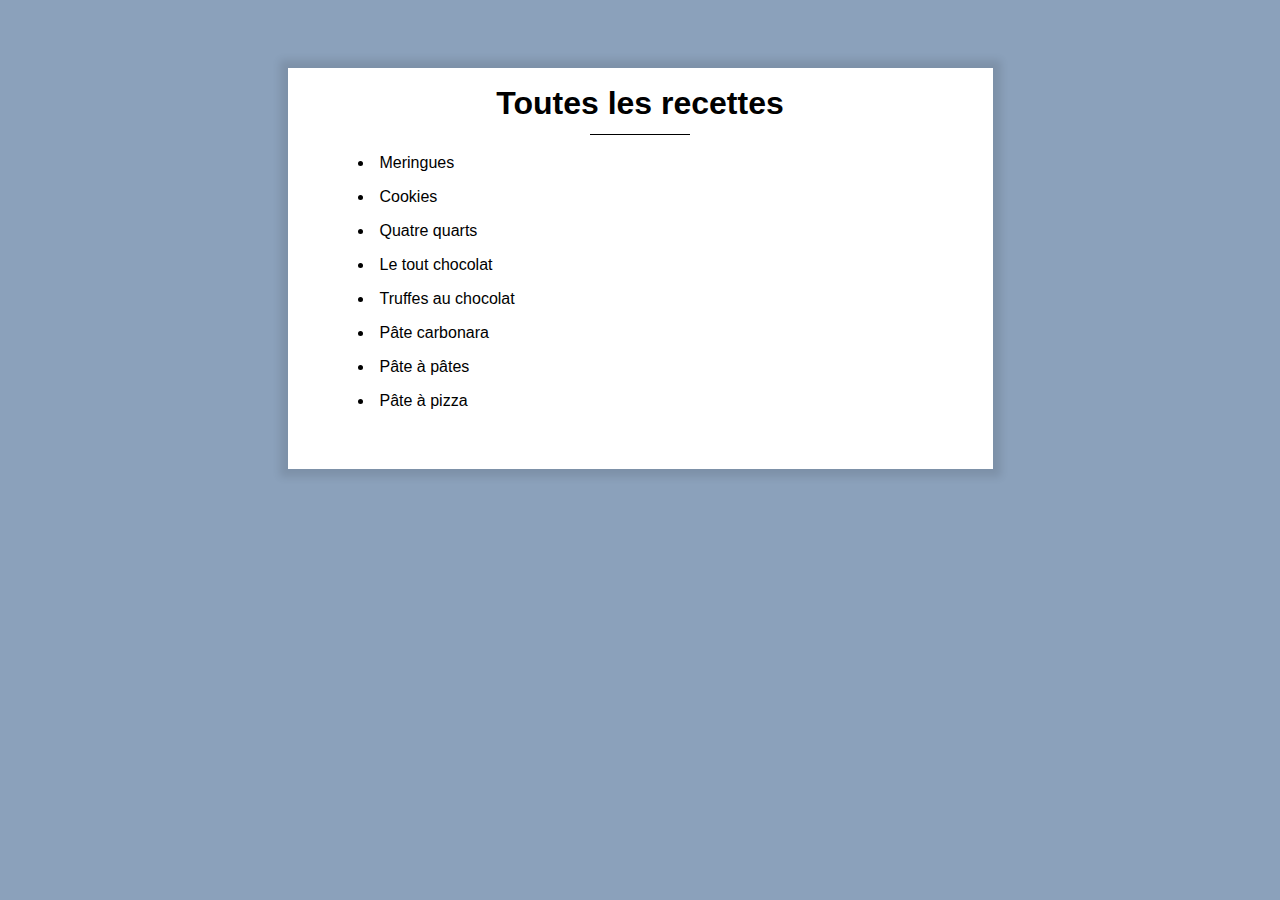
<file: index.html>
<!DOCTYPE html>
<html lang="fr">
<head>
	<meta charset="utf-8"/>
	<link rel="stylesheet" type="text/css" href="style.css">
	<meta name="viewport" content="width=device-width, initial-scale=1.0">
	<title>Gâteau au chocolat</title>
</head>
<body>

	<div class="contenu">

		<h1>Toutes les recettes</h1>

		<div class="separateur"></div>


		<ul>
			<li><a href="meringues/index.html">Meringues</a></li>
			<li><a href="cookies/index.html">Cookies</a></li>
			<li><a href="quatre_quarts/index.html">Quatre quarts</a></li>
			<li><a href="toutchocolat/index.html">Le tout chocolat</a></li>
			<li><a href="truffes/index.html">Truffes au chocolat</a></li>
			<li><a href="carbonara/index.html">Pâte carbonara</a></li>
			<li><a href="pate_a_pates/index.html">Pâte à pâtes</a></li>
			<li><a href="pizza/index.html">Pâte à pizza</a></li>
		</ul>
	</div>

	
</body>
</html>
</file>
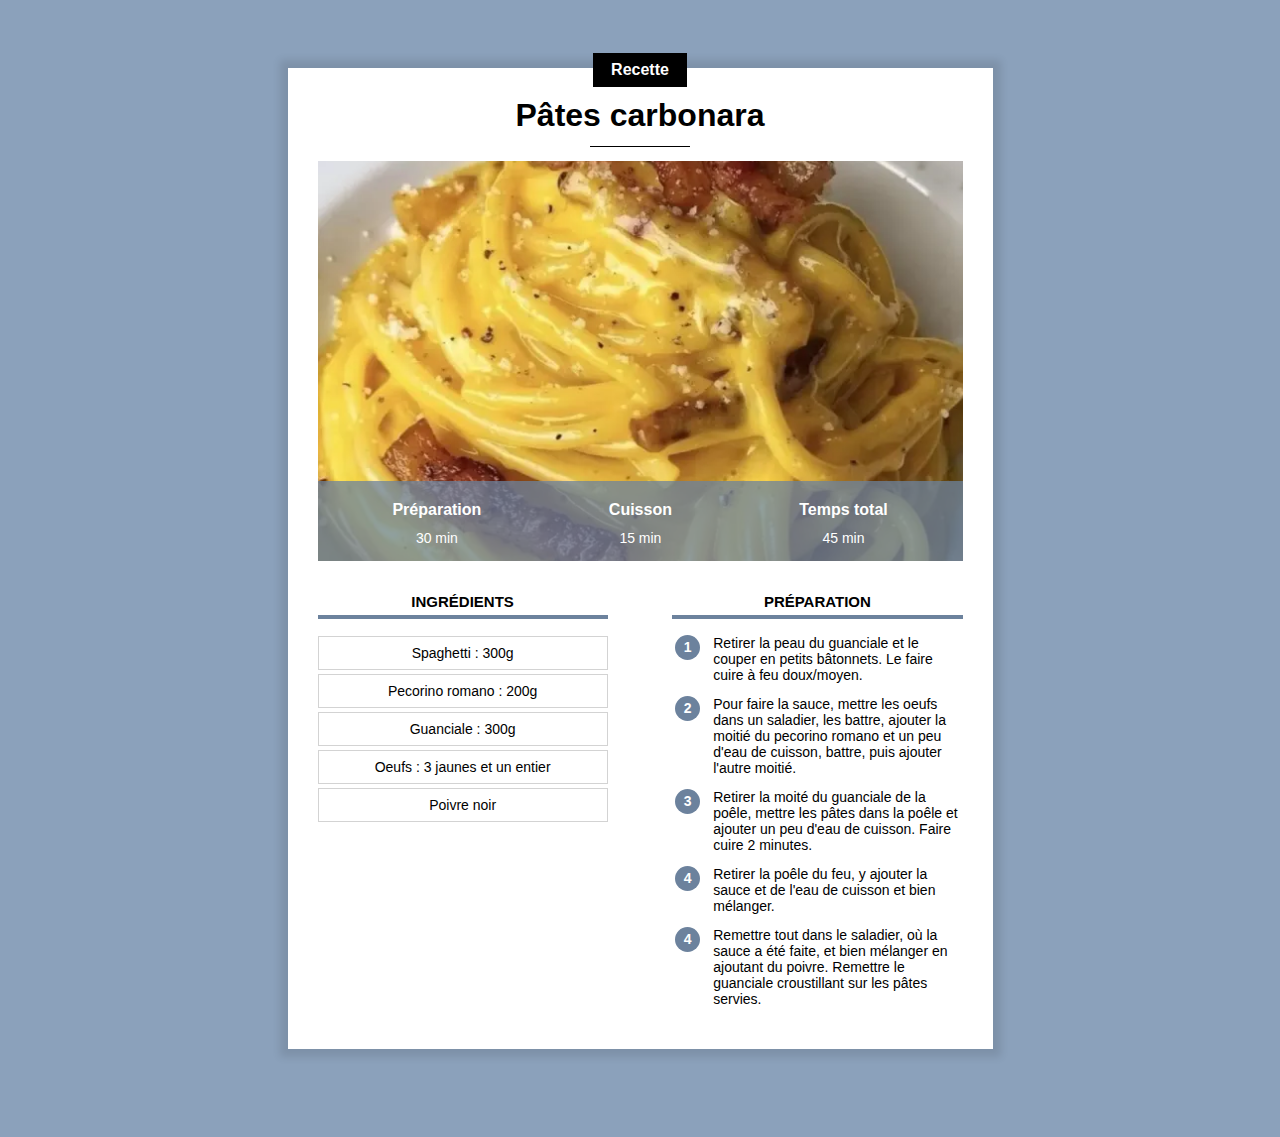
<file: carbonara/index.html>
<!DOCTYPE html>
<html lang="fr">
<head>
	<meta charset="utf-8"/>
	<link rel="stylesheet" type="text/css" href="style.css">
	<meta name="viewport" content="width=device-width, initial-scale=1.0">
	<title>Pâtes carbonara</title>
</head>
<body>

	
	<div class="contenu">


		<div class="centre categorie">
			<p class="categorie">Recette</p>
		</div>


		<h1>Pâtes carbonara</h1>


		<div class="separateur"></div>


			<div class="info">
				<img class="centre info" src="image.jpg" style="display: block;">

				<table class="info">
					<tr>
						<th>Préparation</th>
						<th>Cuisson</th>
						<th>Temps total</th>
					</tr>

					<tr>
						<td>30 min</td>
						<td>15 min</td>
						<td>45 min</td>
					</tr>


				</table>
			</div>

		<div>
			<div class="col1 colonne">


				<h2>Ingrédients</h2>

				<div class="ingredients">
					<p>Spaghetti : 300g</p>
					<p>Pecorino romano : 200g</p>
					<p>Guanciale : 300g</p>
					<p>Oeufs : 3 jaunes et un entier</p>
					<p>Poivre noir</p>
				</div>
			</div>

			<div class="col2 colonne">
				<h2>Préparation</h2>

				<table class="preparation"> 
					<tr>
						<td><p class="numero">1</p></td>
						<td class="etappe">Retirer la peau du guanciale et le couper en petits bâtonnets. Le faire cuire à feu doux/moyen.</td>
					</tr>

					<tr>
						<td> <p class="numero">2</p></td>
						<td class="etappe">Pour faire la sauce, mettre les oeufs dans un saladier, les battre, ajouter la moitié du pecorino romano et un peu d'eau de cuisson, battre, puis ajouter l'autre moitié.</td>
					</tr>

					<tr>
						<td><p class="numero">3</p></td>
						<td class="etappe">Retirer la moité du guanciale de la poêle, mettre les pâtes dans la poêle et ajouter un peu d'eau de cuisson. Faire cuire 2 minutes.</td>
					</tr>

					<tr>
						<td><p class="numero">4</p></td>
						<td class="etappe">Retirer la poêle du feu, y ajouter la sauce et de l'eau de cuisson et bien mélanger.</td>
					</tr>

					<tr>
						<td><p class="numero">4</p></td>
						<td class="etappe">Remettre tout dans le saladier, où la sauce a été faite, et bien mélanger en ajoutant du poivre. Remettre le guanciale croustillant sur les pâtes servies.</td>
					</tr>

				</table>
			</div>
		</div>
	</div>
</body>
</html>
</file>
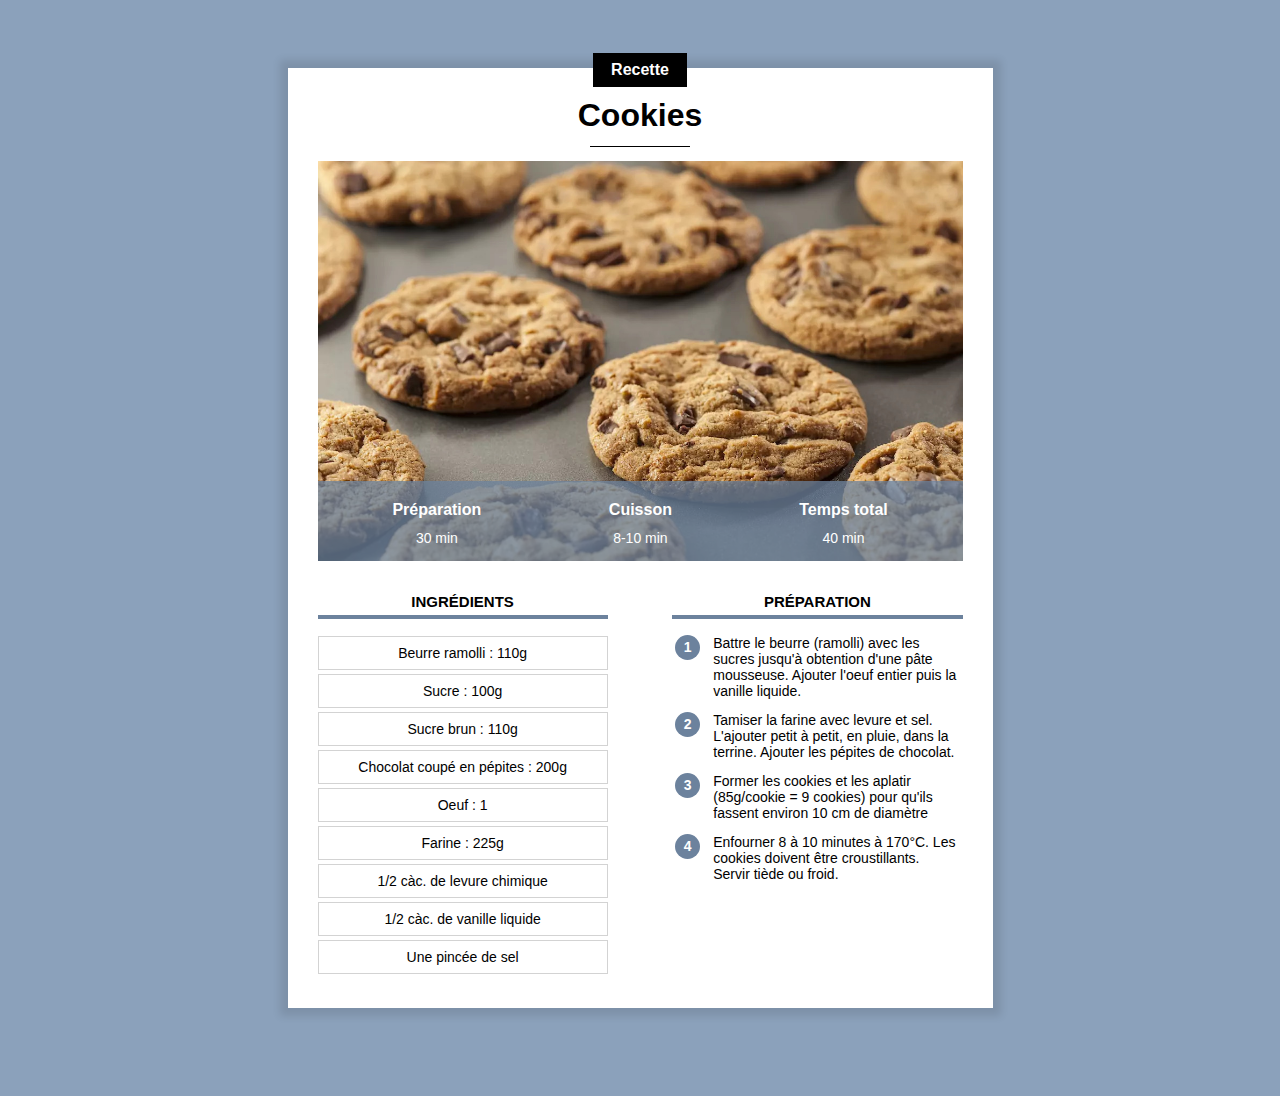
<file: cookies/index.html>
<!DOCTYPE html>
<html lang="fr">
<head>
	<meta charset="utf-8"/>
	<link rel="stylesheet" type="text/css" href="style.css">
	<meta name="viewport" content="width=device-width, initial-scale=1.0">
	<title>Cookies</title>
</head>
<body>

	
	<div class="contenu">


		<div class="centre categorie">
			<p class="categorie">Recette</p>
		</div>


		<h1>Cookies</h1>


		<div class="separateur"></div>


			<div class="info">
				<img class="centre info" src="image.jpg" style="display: block;">

				<table class="info">
					<tr>
						<th>Préparation</th>
						<th>Cuisson</th>
						<th>Temps total</th>
					</tr>

					<tr>
						<td>30 min</td>
						<td>8-10 min</td>
						<td>40 min</td>
					</tr>


				</table>
			</div>

		<div>
			<div class="col1 colonne">


				<h2>Ingrédients</h2>

				<div class="ingredients">
					<p>Beurre ramolli : 110g</p>
					<p>Sucre : 100g</p>
					<p>Sucre brun : 110g</p>
					<p>Chocolat coupé en pépites : 200g</p>
					<p>Oeuf : 1</p>
                    <p>Farine : 225g</p>
                    <p>1/2 càc. de levure chimique</p>
                    <p>1/2 càc. de vanille liquide</p>
                    <p>Une pincée de sel</p>
				</div>
			</div>

			<div class="col2 colonne">
				<h2>Préparation</h2>

				<table class="preparation"> 
					<tr>
						<td><p class="numero">1</p></td>
						<td class="etappe">Battre le beurre (ramolli) avec les sucres jusqu'à obtention d'une pâte mousseuse. Ajouter l'oeuf entier puis la vanille liquide.</td>
					</tr>

					<tr>
						<td> <p class="numero">2</p></td>
						<td class="etappe">Tamiser la farine avec levure et sel. L'ajouter petit à petit, en pluie, dans la terrine. Ajouter les pépites de chocolat.</td>
					</tr>

					<tr>
						<td><p class="numero">3</p></td>
						<td class="etappe">Former les cookies et les aplatir (85g/cookie = 9 cookies) pour qu'ils fassent environ 10 cm de diamètre</td>
					</tr>

					<tr>
						<td><p class="numero">4</p></td>
						<td class="etappe">Enfourner 8 à 10 minutes à 170°C. Les cookies doivent être croustillants. Servir tiède ou froid.</td>
					</tr>

				</table>
			</div>
		</div>
	</div>
</body>
</html>
</file>
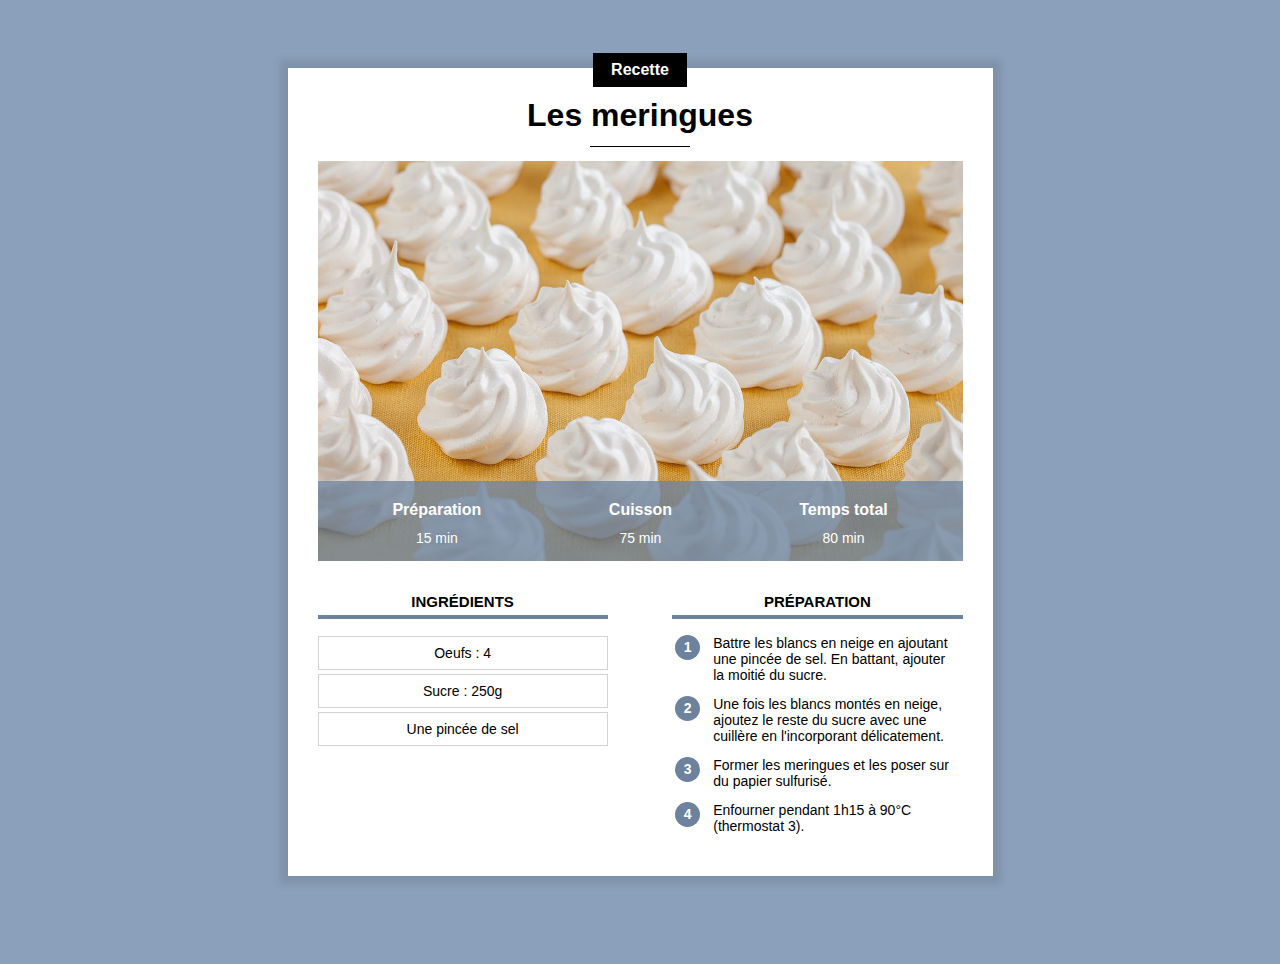
<file: meringues/index.html>
<!DOCTYPE html>
<html lang="fr">
<head>
	<meta charset="utf-8"/>
	<link rel="stylesheet" type="text/css" href="style.css">
	<meta name="viewport" content="width=device-width, initial-scale=1.0">
	<title>Meringues</title>
</head>
<body>

	
	<div class="contenu">


		<div class="centre categorie">
			<p class="categorie">Recette</p>
		</div>


		<h1>Les meringues</h1>


		<div class="separateur"></div>


			<div class="info">
				<img class="centre info" src="image.jpg" style="display: block;">

				<table class="info">
					<tr>
						<th>Préparation</th>
						<th>Cuisson</th>
						<th>Temps total</th>
					</tr>

					<tr>
						<td>15 min</td>
						<td>75 min</td>
						<td>80 min</td>
					</tr>


				</table>
			</div>

		<div>
			<div class="col1 colonne">


				<h2>Ingrédients</h2>

				<div class="ingredients">
					<p>Oeufs : 4</p>
					<p>Sucre : 250g</p>
					<p>Une pincée de sel</p>
				</div>
			</div>

			<div class="col2 colonne">
				<h2>Préparation</h2>

				<table class="preparation"> 
					<tr>
						<td><p class="numero">1</p></td>
						<td class="etappe">Battre les blancs en neige en ajoutant une pincée de sel. En battant, ajouter la moitié du sucre.</td>
					</tr>

					<tr>
						<td> <p class="numero">2</p></td>
						<td class="etappe">Une fois les blancs montés en neige, ajoutez le reste du sucre avec une cuillère en l'incorporant délicatement.</td>
					</tr>

					<tr>
						<td><p class="numero">3</p></td>
						<td class="etappe">Former les meringues et les poser sur du papier sulfurisé.</td>
					</tr>

					<tr>
						<td><p class="numero">4</p></td>
						<td class="etappe">Enfourner pendant 1h15 à 90°C (thermostat 3). </td>
					</tr>

				</table>
			</div>
		</div>
	</div>
</body>
</html>
</file>
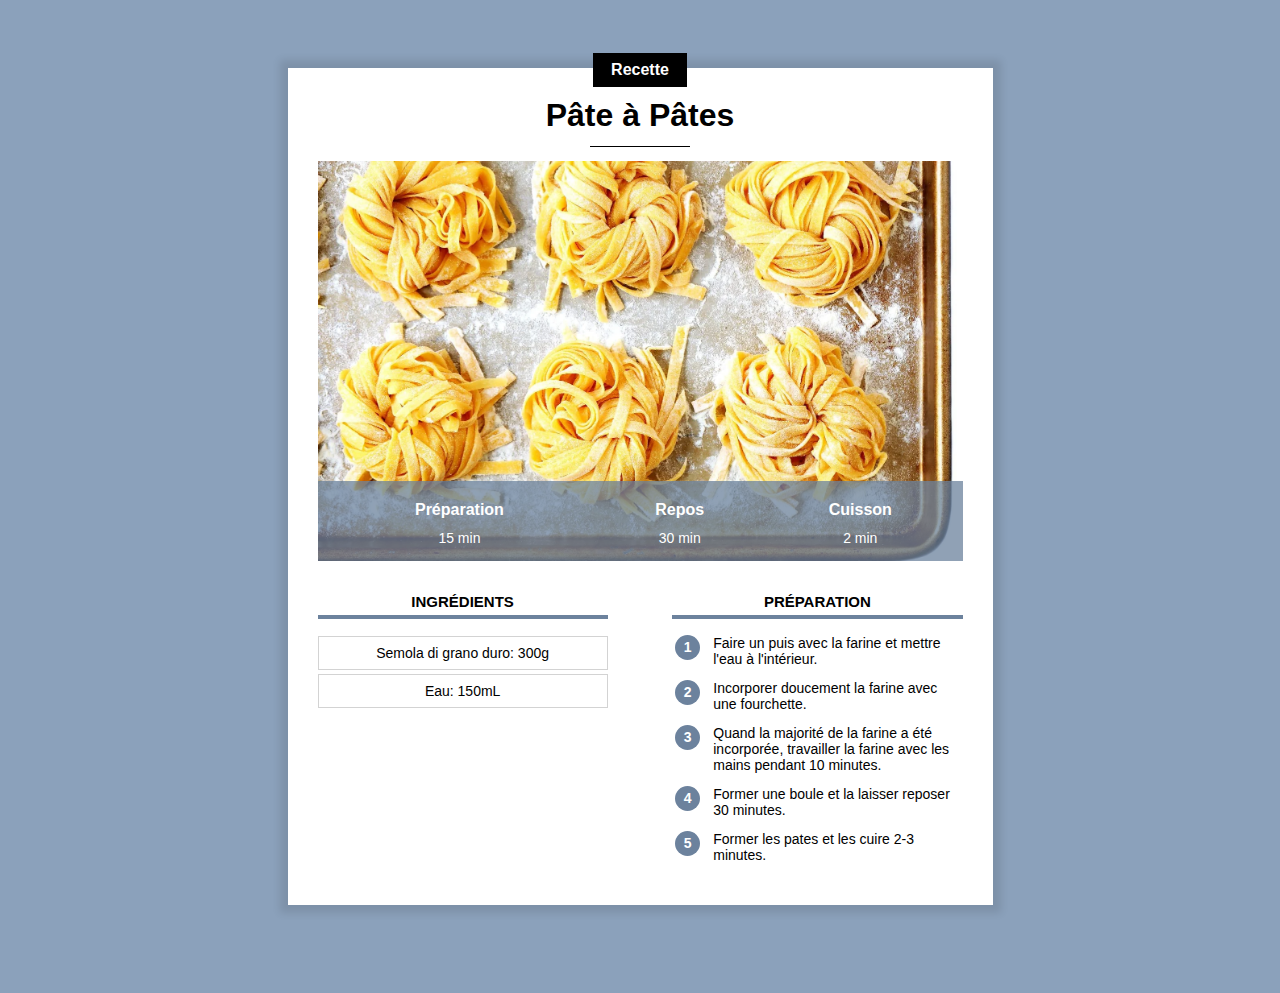
<file: pate_a_pates/index.html>
<!DOCTYPE html>
<html lang="fr">
<head>
	<meta charset="utf-8"/>
	<link rel="stylesheet" type="text/css" href="style.css">
	<meta name="viewport" content="width=device-width, initial-scale=1.0">
	<title>Pâte à pâtes</title>
</head>
<body>

	
	<div class="contenu">


		<div class="centre categorie">
			<p class="categorie">Recette</p>
		</div>


		<h1>Pâte à Pâtes</h1>


		<div class="separateur"></div>


			<div class="info">
				<img class="centre info" src="image.jpg" style="display: block;">

				<table class="info">
					<tr>
						<th>Préparation</th>
						<th>Repos</th>
						<th>Cuisson</th>
					</tr>

					<tr>
						<td>15 min</td>
						<td>30 min</td>
						<td>2 min</td>
					</tr>


				</table>
			</div>

		<div>
			<div class="col1 colonne">


				<h2>Ingrédients</h2>

				<div class="ingredients">
					<p>Semola di grano duro: 300g</p>
					<p>Eau: 150mL</p>
				</div>
			</div>

			<div class="col2 colonne">
				<h2>Préparation</h2>

				<table class="preparation"> 
					<tr>
						<td><p class="numero">1</p></td>
						<td class="etappe">Faire un puis avec la farine et mettre l'eau à l'intérieur.</td>
					</tr>

					<tr>
						<td> <p class="numero">2</p></td>
						<td class="etappe">Incorporer doucement la farine avec une fourchette. </td>
					</tr>

					<tr>
						<td><p class="numero">3</p></td>
						<td class="etappe">Quand la majorité de la farine a été incorporée, travailler la farine avec les mains pendant 10 minutes.</td>
					</tr>

					<tr>
						<td><p class="numero">4</p></td>
						<td class="etappe">Former une boule et la laisser reposer 30 minutes.</td>
					</tr>

					<tr>
						<td><p class="numero">5</p></td>
						<td class="etappe">Former les pates et les cuire 2-3 minutes.</td>
					</tr>

				</table>
			</div>
		</div>
	</div>
</body>
</html>
</file>
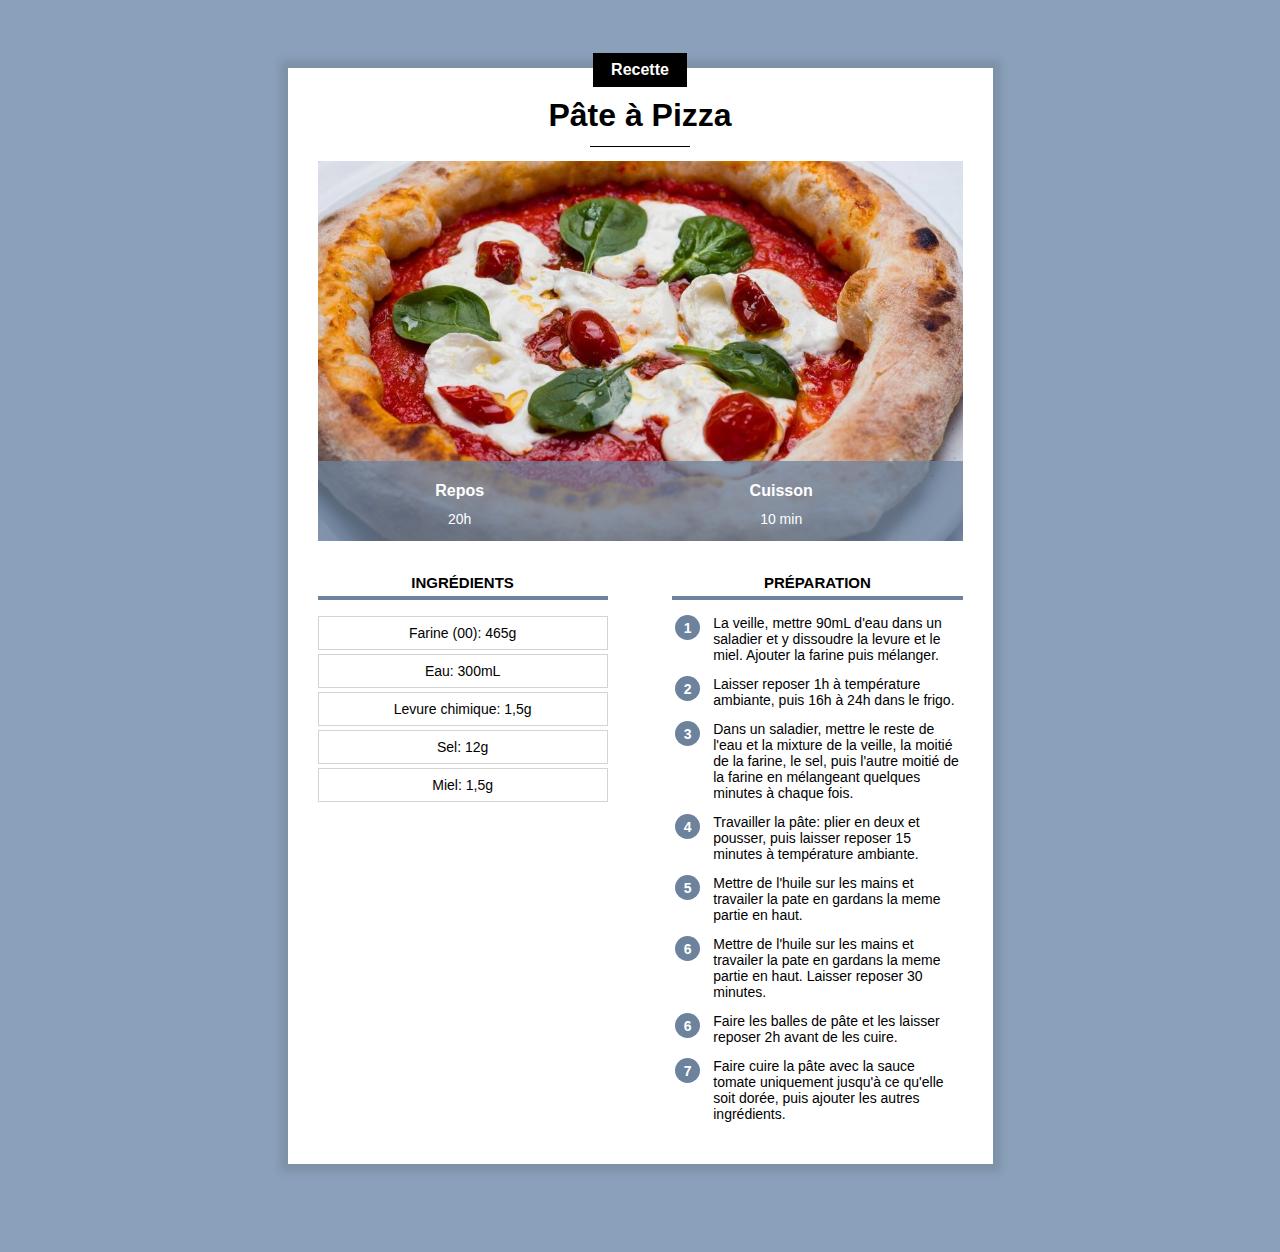
<file: pizza/index.html>
<!DOCTYPE html>
<html lang="fr">
<head>
	<meta charset="utf-8"/>
	<link rel="stylesheet" type="text/css" href="style.css">
	<meta name="viewport" content="width=device-width, initial-scale=1.0">
	<title>Pâte à Pizza</title>
</head>
<body>

	
	<div class="contenu">


		<div class="centre categorie">
			<p class="categorie">Recette</p>
		</div>


		<h1>Pâte à Pizza</h1>


		<div class="separateur"></div>


			<div class="info">
				<img class="centre info" src="image.jpg" style="display: block;">

				<table class="info">
					<tr>
						<th>Repos</th>
						<th>Cuisson</th>
					</tr>

					<tr>
						<td>20h</td>
						<td>10 min</td>
					</tr>


				</table>
			</div>

		<div>
			<div class="col1 colonne">


				<h2>Ingrédients</h2>

				<div class="ingredients">
					<p>Farine (00): 465g</p>
					<p>Eau: 300mL</p>
					<p>Levure chimique: 1,5g</p>
					<p>Sel: 12g</p>
					<p>Miel: 1,5g</p>
				</div>
			</div>

			<div class="col2 colonne">
				<h2>Préparation</h2>

				<table class="preparation"> 
					<tr>
						<td><p class="numero">1</p></td>
						<td class="etappe">La veille, mettre 90mL d'eau dans un saladier et y dissoudre la levure et le miel. Ajouter la farine puis mélanger.</td>
					</tr>

					<tr>
						<td> <p class="numero">2</p></td>
						<td class="etappe">Laisser reposer 1h à température ambiante, puis 16h à 24h dans le frigo.</td>
					</tr>

					<tr>
						<td><p class="numero">3</p></td>
						<td class="etappe">Dans un saladier, mettre le reste de l'eau et la mixture de la veille, la moitié de la farine, le sel, puis l'autre moitié de la farine en mélangeant quelques minutes à chaque fois.</td>
					</tr>

					<tr>
						<td><p class="numero">4</p></td>
						<td class="etappe">Travailler la pâte: plier en deux et pousser, puis laisser reposer 15 minutes à température ambiante.</td>
					</tr>

					<tr>
						<td><p class="numero">5</p></td>
						<td class="etappe">Mettre de l'huile sur les mains et travailer la pate en gardans la meme partie en haut.</td>
					</tr>

					<tr>
						<td><p class="numero">6</p></td>
						<td class="etappe">Mettre de l'huile sur les mains et travailer la pate en gardans la meme partie en haut. Laisser reposer 30 minutes.</td>
					</tr>

					<tr>
						<td><p class="numero">6</p></td>
						<td class="etappe">Faire les balles de pâte et les laisser reposer 2h avant de les cuire.</td>
					</tr>

					<tr>
						<td><p class="numero">7</p></td>
						<td class="etappe">Faire cuire la pâte avec la sauce tomate uniquement jusqu'à ce qu'elle soit dorée, puis ajouter les autres ingrédients.</td>
					</tr>

				</table>
			</div>
		</div>
	</div>
</body>
</html>
</file>
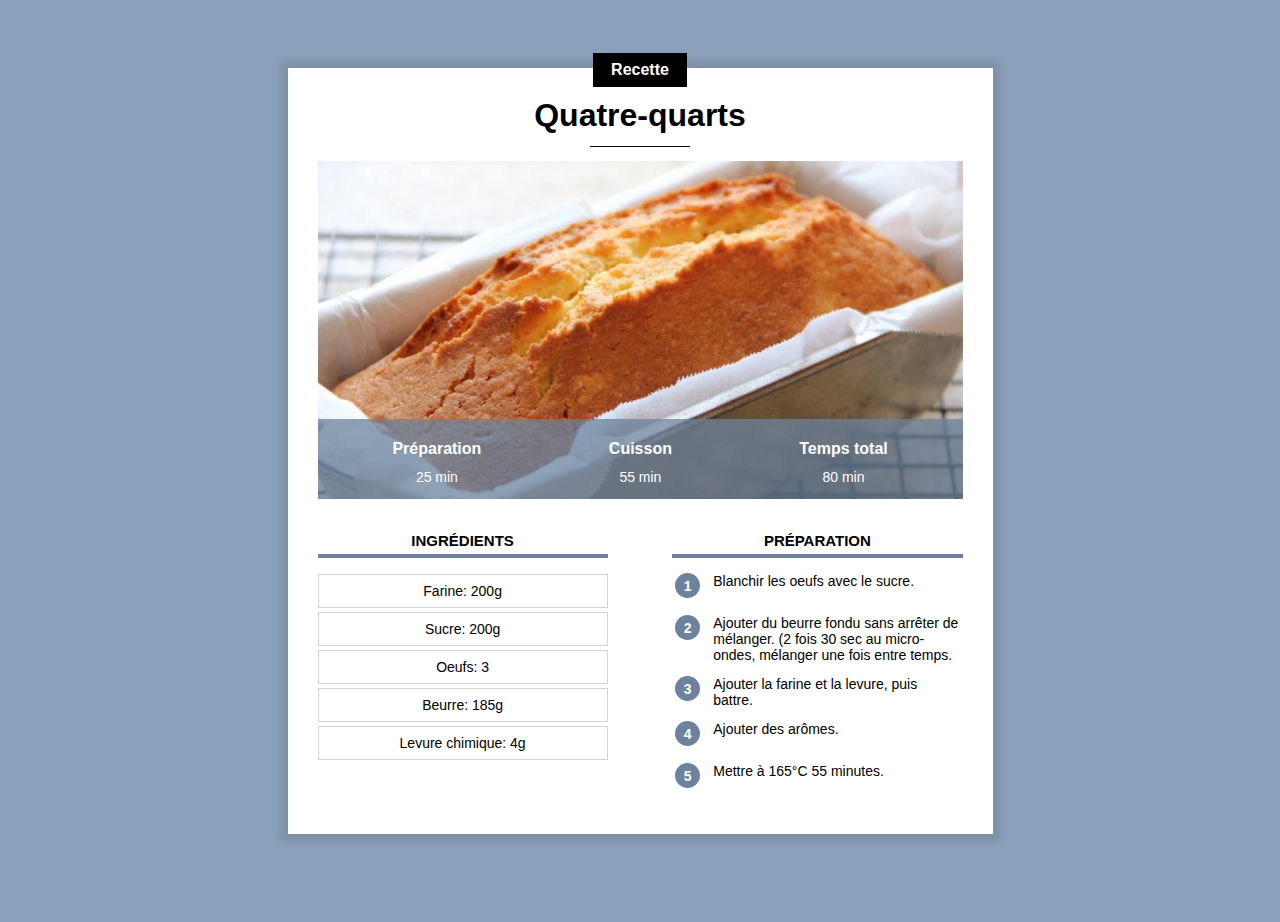
<file: quatre_quarts/index.html>
<!DOCTYPE html>
<html lang="fr">
<head>
	<meta charset="utf-8"/>
	<link rel="stylesheet" type="text/css" href="style.css">
	<meta name="viewport" content="width=device-width, initial-scale=1.0">
	<title>Gâteau au chocolat</title>
</head>
<body>

	
	<div class="contenu">


		<div class="centre categorie">
			<p class="categorie">Recette</p>
		</div>


		<h1>Quatre-quarts</h1>


		<div class="separateur"></div>


			<div class="info">
				<img class="centre info" src="image.jpg" style="display: block;">

				<table class="info">
					<tr>
						<th>Préparation</th>
						<th>Cuisson</th>
						<th>Temps total</th>
					</tr>

					<tr>
						<td>25 min</td>
						<td>55 min</td>
						<td>80 min</td>
					</tr>


				</table>
			</div>

		<div>
			<div class="col1 colonne">


				<h2>Ingrédients</h2>

				<div class="ingredients">
					<p>Farine: 200g</p>
					<p>Sucre: 200g</p>
					<p>Oeufs: 3</p>
					<p>Beurre: 185g</p>
					<p>Levure chimique: 4g</p>
				</div>
			</div>

			<div class="col2 colonne">
				<h2>Préparation</h2>

				<table class="preparation"> 
					<tr>
						<td><p class="numero">1</p></td>
						<td class="etappe">Blanchir les oeufs avec le sucre.</td>
					</tr>

					<tr>
						<td> <p class="numero">2</p></td>
						<td class="etappe">Ajouter du beurre fondu sans arrêter de mélanger. (2 fois 30 sec au micro-ondes, mélanger une fois entre temps.</td>
					</tr>

					<tr>
						<td><p class="numero">3</p></td>
						<td class="etappe">Ajouter la farine et la levure, puis battre.</td>
					</tr>

					<tr>
						<td><p class="numero">4</p></td>
						<td class="etappe">Ajouter des arômes.</td>
					</tr>

					<tr>
						<td><p class="numero">5</p></td>
						<td class="etappe">Mettre à 165°C 55 minutes.</td>
					</tr>

				</table>
			</div>
		</div>
	</div>
</body>
</html>
</file>
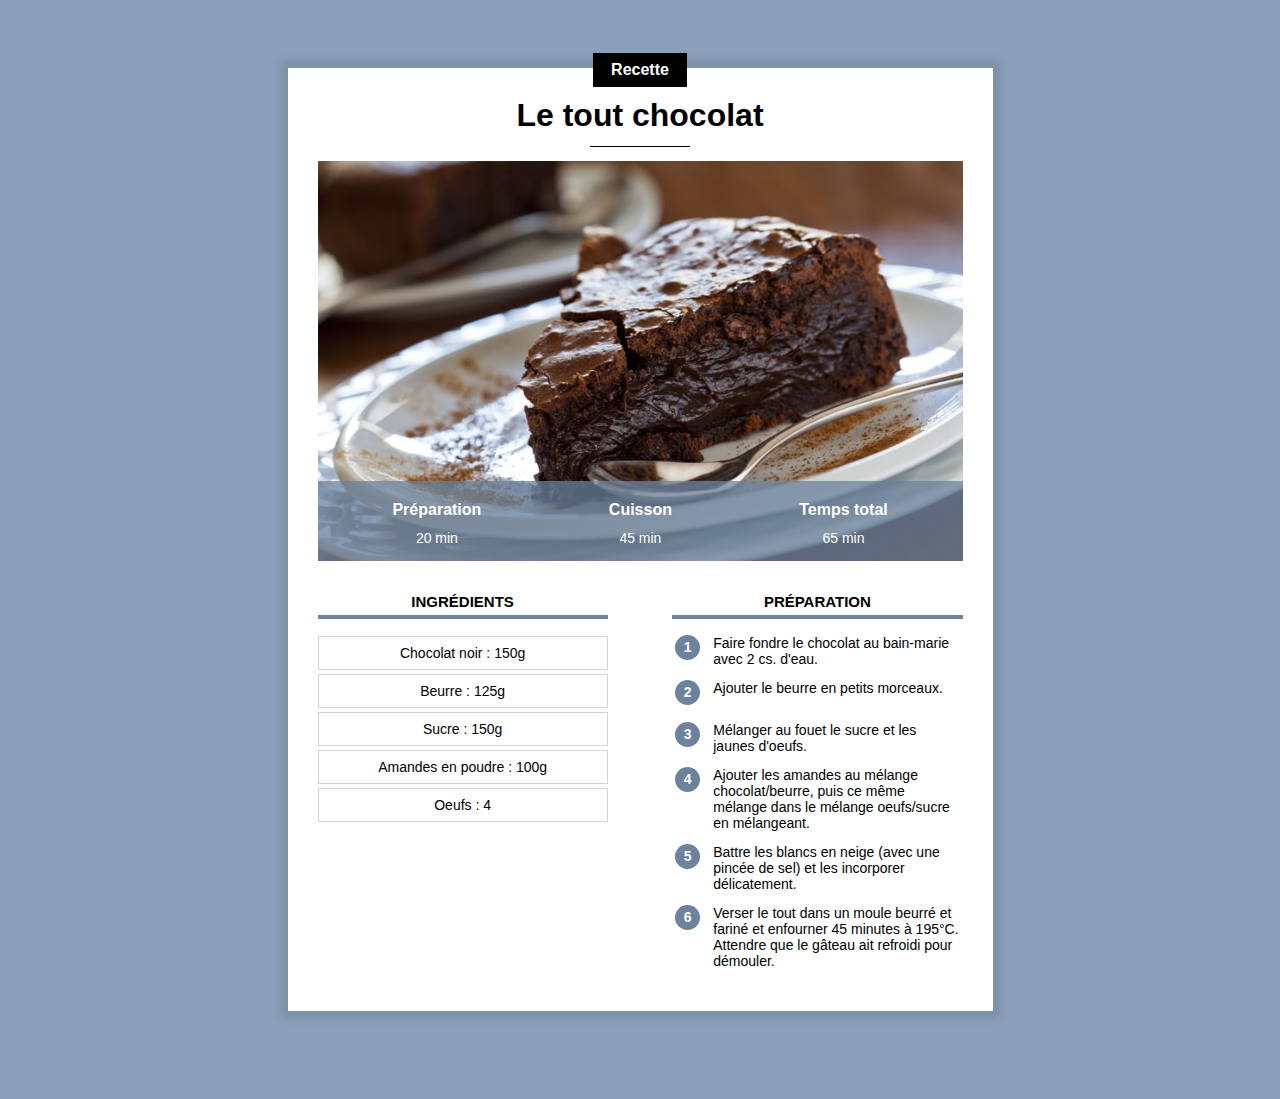
<file: toutchocolat/index.html>
<!DOCTYPE html>
<html lang="fr">
<head>
	<meta charset="utf-8"/>
	<link rel="stylesheet" type="text/css" href="style.css">
	<meta name="viewport" content="width=device-width, initial-scale=1.0">
	<title>Gâteau au chocolat</title>
</head>
<body>

	
	<div class="contenu">


		<div class="centre categorie">
			<p class="categorie">Recette</p>
		</div>


		<h1>Le tout chocolat</h1>


		<div class="separateur"></div>


			<div class="info">
				<img class="centre info" src="gateau.jpg" style="display: block;">

				<table class="info">
					<tr>
						<th>Préparation</th>
						<th>Cuisson</th>
						<th>Temps total</th>
					</tr>

					<tr>
						<td>20 min</td>
						<td>45 min</td>
						<td>65 min</td>
					</tr>


				</table>
			</div>

		<div>
			<div class="col1 colonne">


				<h2>Ingrédients</h2>

				<div class="ingredients">
					<p>Chocolat noir : 150g</p>
					<p>Beurre : 125g</p>
					<p>Sucre : 150g</p>
					<p>Amandes en poudre : 100g</p>
					<p>Oeufs : 4</p>
				</div>
			</div>

			<div class="col2 colonne">
				<h2>Préparation</h2>

				<table class="preparation"> 
					<tr>
						<td><p class="numero">1</p></td>
						<td class="etappe">Faire fondre le chocolat au bain-marie avec 2 cs. d'eau.</td>
					</tr>

					<tr>
						<td> <p class="numero">2</p></td>
						<td class="etappe">Ajouter le beurre en petits morceaux.</td>
					</tr>

					<tr>
						<td><p class="numero">3</p></td>
						<td class="etappe">Mélanger au fouet le sucre et les jaunes d'oeufs.</td>
					</tr>

					<tr>
						<td><p class="numero">4</p></td>
						<td class="etappe">Ajouter les amandes au mélange chocolat/beurre, puis ce même mélange dans le mélange oeufs/sucre en mélangeant.</td>
					</tr>

					<tr>
						<td><p class="numero">5</p></td>
						<td class="etappe">Battre les blancs en neige (avec une pincée de sel) et les incorporer délicatement.</td>
					</tr>

					<tr>
						<td><p class="numero">6</p></td>
						<td class="etappe">Verser le tout dans un moule beurré et fariné et enfourner 45 minutes à 195°C. Attendre que le gâteau ait refroidi pour démouler.</td>
					</tr>

				</table>
			</div>
		</div>
	</div>
</body>
</html>
</file>
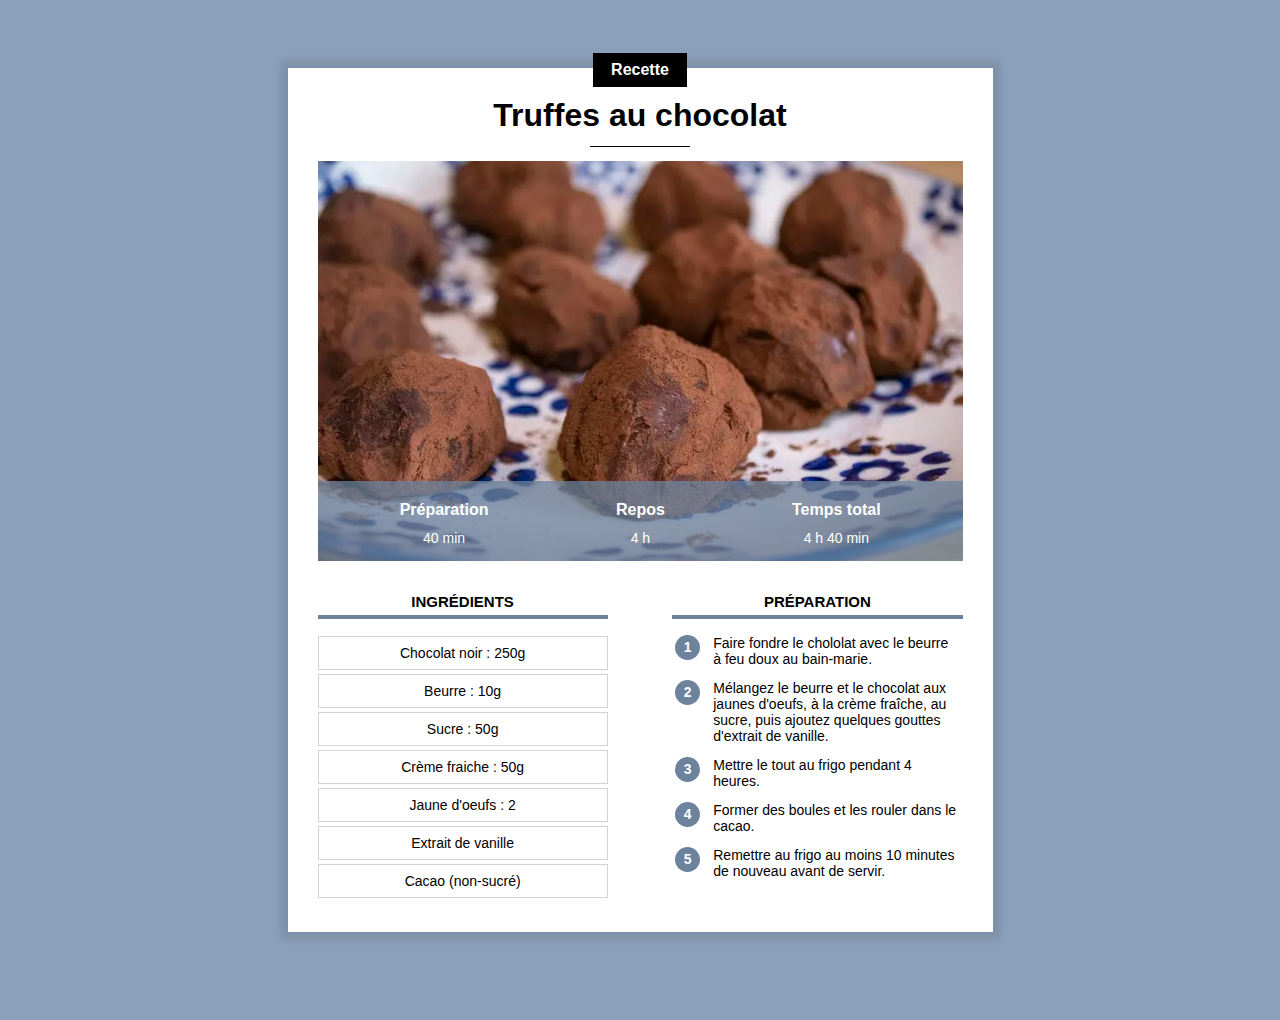
<file: truffes/index.html>
<!DOCTYPE html>
<html lang="fr">
<head>
	<meta charset="utf-8"/>
	<link rel="stylesheet" type="text/css" href="style.css">
	<meta name="viewport" content="width=device-width, initial-scale=1.0">
	<title>Truffes au chocolat</title>
</head>
<body>

	
	<div class="contenu">


		<div class="centre categorie">
			<p class="categorie">Recette</p>
		</div>


		<h1>Truffes au chocolat</h1>


		<div class="separateur"></div>


			<div class="info">
				<img class="centre info" src="image.jpg" style="display: block;">

				<table class="info">
					<tr>
						<th>Préparation</th>
						<th>Repos</th>
						<th>Temps total</th>
					</tr>

					<tr>
						<td>40 min</td>
						<td>4 h</td>
						<td>4 h 40 min</td>
					</tr>


				</table>
			</div>

		<div>
			<div class="col1 colonne">


				<h2>Ingrédients</h2>

				<div class="ingredients">
					<p>Chocolat noir : 250g</p>
					<p>Beurre : 10g</p>
					<p>Sucre : 50g</p>
					<p>Crème fraiche : 50g</p>
					<p>Jaune d'oeufs : 2</p>
					<p>Extrait de vanille</p>
					<p>Cacao (non-sucré)</p>
				</div>
			</div>

			<div class="col2 colonne">
				<h2>Préparation</h2>

				<table class="preparation"> 
					<tr>
						<td><p class="numero">1</p></td>
						<td class="etappe">Faire fondre le chololat avec le beurre à feu doux au bain-marie.</td>
					</tr>

					<tr>
						<td> <p class="numero">2</p></td>
						<td class="etappe">Mélangez le beurre et le chocolat aux jaunes d'oeufs, à la crème fraîche, au sucre, puis ajoutez quelques gouttes d'extrait de vanille.</td>
					</tr>

					<tr>
						<td><p class="numero">3</p></td>
						<td class="etappe">Mettre le tout au frigo pendant 4 heures.</td>
					</tr>

					<tr>
						<td><p class="numero">4</p></td>
						<td class="etappe">Former des boules et les rouler dans le cacao. </td>
					</tr>

					<tr>
						<td><p class="numero">5</p></td>
						<td class="etappe">Remettre au frigo au moins 10 minutes de nouveau avant de servir.</td>
					</tr>

				</table>
			</div>
		</div>
	</div>
</body>
</html>
</file>
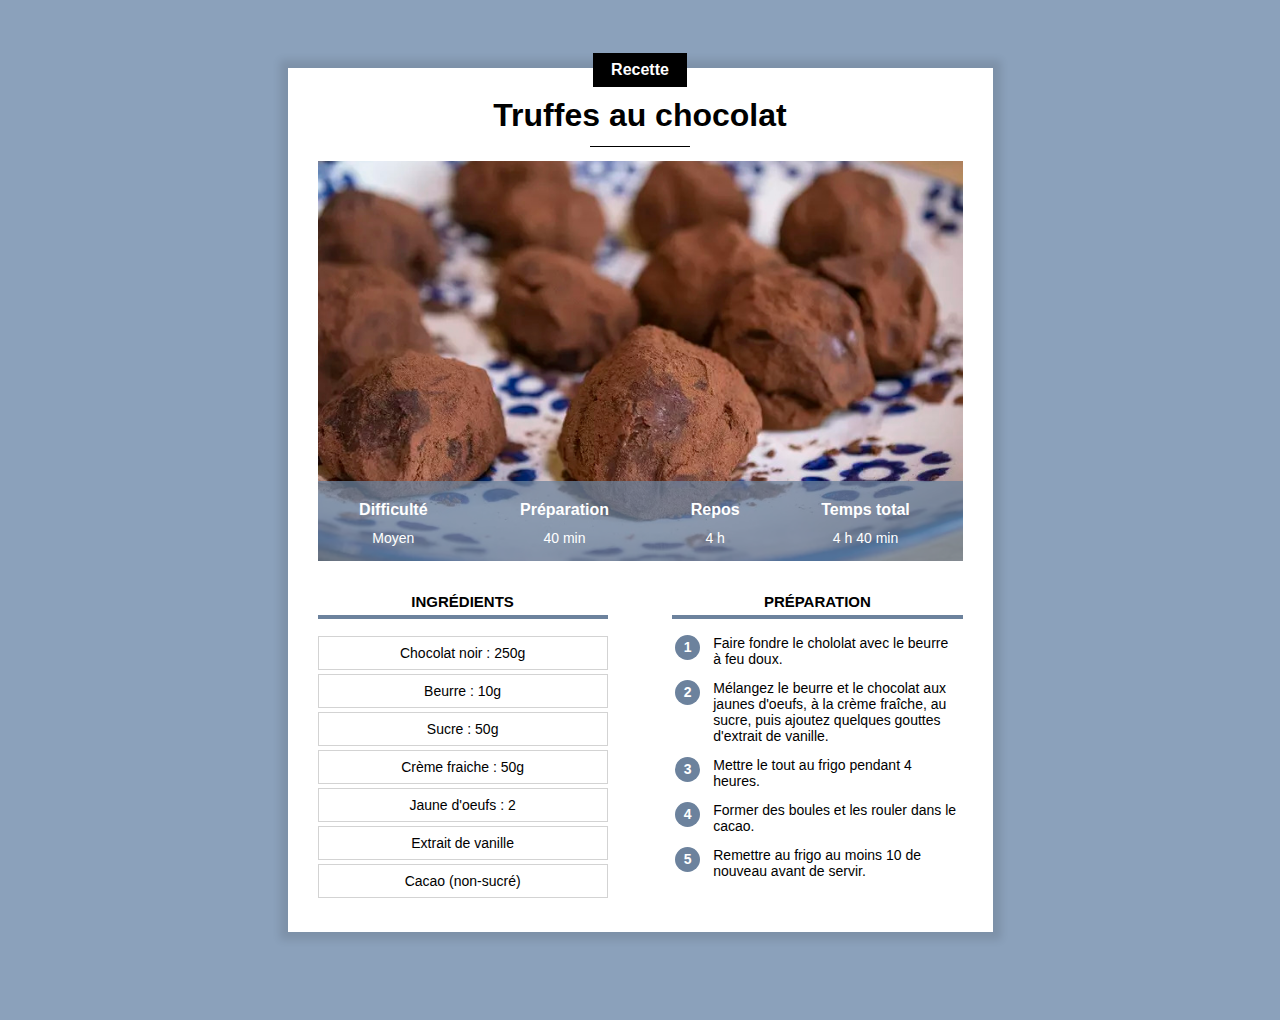
<file: truffes_au_chocolat/index.html>
<!DOCTYPE html>
<html lang="fr">
<head>
	<meta charset="utf-8"/>
	<link rel="stylesheet" type="text/css" href="style.css">
	<meta name="viewport" content="width=device-width, initial-scale=1.0">
	<title>Truffes au chocolat</title>
</head>
<body>

	
	<div class="contenu">


		<div class="centre categorie">
			<p class="categorie">Recette</p>
		</div>


		<h1>Truffes au chocolat</h1>


		<div class="separateur"></div>


			<div class="info">
				<img class="centre info" src="image.jpg" style="display: block;">

				<table class="info">
					<tr>
						<th>Difficulté</th>
						<th>Préparation</th>
						<th>Repos</th>
						<th>Temps total</th>
					</tr>

					<tr>
						<td>Moyen</td>
						<td>40 min</td>
						<td>4 h</td>
						<td>4 h 40 min</td>
					</tr>


				</table>
			</div>

		<div>
			<div class="col1 colonne">


				<h2>Ingrédients</h2>

				<div class="ingredients">
					<p>Chocolat noir : 250g</p>
					<p>Beurre : 10g</p>
					<p>Sucre : 50g</p>
					<p>Crème fraiche : 50g</p>
					<p>Jaune d'oeufs : 2</p>
					<p>Extrait de vanille</p>
					<p>Cacao (non-sucré)</p>
				</div>
			</div>

			<div class="col2 colonne">
				<h2>Préparation</h2>

				<table class="preparation"> 
					<tr>
						<td><p class="numero">1</p></td>
						<td class="etappe">Faire fondre le chololat avec le beurre à feu doux.</td>
					</tr>

					<tr>
						<td> <p class="numero">2</p></td>
						<td class="etappe">Mélangez le beurre et le chocolat aux jaunes d'oeufs, à la crème fraîche, au sucre, puis ajoutez quelques gouttes d'extrait de vanille.</td>
					</tr>

					<tr>
						<td><p class="numero">3</p></td>
						<td class="etappe">Mettre le tout au frigo pendant 4 heures.</td>
					</tr>

					<tr>
						<td><p class="numero">4</p></td>
						<td class="etappe">Former des boules et les rouler dans le cacao. </td>
					</tr>

					<tr>
						<td><p class="numero">5</p></td>
						<td class="etappe">Remettre au frigo au moins 10 de nouveau avant de servir.</td>
					</tr>

				</table>
			</div>
		</div>
	</div>
</body>
</html>
</file>
<file: style.css>
* {
	overflow: auto;
}


body {
	background-color: #8BA1BB;
	font-family: arial;
}
div.contenu {
	background-color: white;
	margin: 40px 8px 40px 8px;
	padding: 0px 8px 20px 8px;	
	box-shadow: 0px 0px 8px 8px rgba(0, 0, 0, 0.1);
	overflow: visible;
}

h1 {
	text-align: center;
	margin-bottom: 12px;
	padding-top: 17px;
}

div.separateur {
	height: 1px;
	width: 100px;
	background-color: black;
	margin-left: auto;
	margin-right: auto;
	margin-bottom: 14px;
}

p {
	font-style: italic;
}

a {
	color: black;
	line-height: 1.5;
	text-decoration: none;
	position: relative;
}

ul {
	list-style-type: disc;
	list-style-position: inside;
}

a:hover {
	text-decoration: underline;
}
	
.contenu li {
	margin-bottom: 10px;
}


	
a:hover {
	color: black; 
}
	
a::before {
	content: "";
	position: absolute;
	width: 100%;
	height: 2px;
	bottom: 0;
	left: 0;
	background-color: black; 
	visibility: hidden;
	transform: scaleX(0);
	transition: all 0.3s ease-in-out;
}

a:hover::before {
	visibility: visible;
	transform: scaleX(1);
}
	

@media screen and (min-width: 768px) {

	div.contenu {
		min-width: 350px;
		margin: 60px 10% 80px 10%;
		padding: 0px 30px 30px 30px;
	}

}

@media screen and (min-width:900px) {
	div.contenu {
		margin-left: auto;
		margin-right: auto;
		width: 645px;
	}
}

/* Possible colours:
#B02E0C
#D5C67A for divs
#F1A208
#EF946C
#E3B23C
#FE938C
#F03A47
*/
</file>
<file: carbonara/style.css>
* {
	overflow: auto;
}


body {
	background-color: #8BA1BB;
	font-family: arial;
}

p.categorie {									
	background-color: black;
	color: white;
	display: inline-block;
	margin-top: -15px;
	margin-bottom: 0px;
	padding: 8px 18px;
	font-weight: bold;
	font-size: 16px;
}


div.categorie {
	margin-bottom: 0;
	margin-top: 0px;
	overflow: visible;
}


div.contenu {
	background-color: white;
	margin: 40px 8px 40px 8px;
	padding: 0px 8px 20px 8px;	
	box-shadow: 0px 0px 8px 8px rgba(0, 0, 0, 0.1);
	overflow: visible;
}

h1 {
	text-align: center;
	margin-bottom: 12px;
	margin-top: 10px;
}

p.description {
	text-align: center;
	max-width: 400px;
	font-size: 14px;
}

.centre {
	display: flex;
	justify-content: center;
	width: 100%;
}


div.separateur {
	height: 1px;
	width: 100px;
	background-color: black;
	margin-left: auto;
	margin-right: auto;
	margin-bottom: 14px;
}

div.info {
	position: relative;
}

table.info {
	position: absolute;
	bottom: 0px;
	width: 100%;
	color: white;
	background-color: #6C829DC0;
	height: 50px;
}

table.info td { /* PREND TOUS LES TD DANS TABLE.INFO */
	text-align: center;
	font-size: 12px;
	vertical-align: top;
}

table.info th {
	font-size: 14px;
	vertical-align: bottom;
	padding-bottom: 8px;
}

img.info {
	display: block;
	max-height: 400px;
	object-fit: cover;
	min-height: 200px;
	background-color: lightgrey;
}

div.colonne {
	width: 100%;
	margin-top: 20px;
}

.colonne h2 {
	text-align: center;
	text-transform: uppercase;
	font-size: 15px;
	border-bottom: 4px solid #6C829D;
	padding-bottom: 5px;

}

.col1 {
	display: inline-block;
}


.ingredients p {
	border: 1px solid lightgrey;
	padding: 8px 0px;
	font-size: 14px;
	text-align: center;
	margin-top: 4px;
	margin-bottom: 0px;
}


table.preparation p.numero {
	background-color: #6C829D;
	color: white;
	font-size: 14px;
	font-weight: bold;
	width: 25px;
	height: 25px;
	display: flex;
	justify-content: center;
	align-items: center;
	border-radius: 50%;
	margin: 0;
}

table.preparation td {
	vertical-align: top;
}

table.preparation td.etappe {
	font-size: 14px;
	padding-left: 10px;
	padding-bottom: 10px;
}

table.preparation tr {
	height: 40px;
}

@media screen and (min-width: 768px) {

	div.contenu {
		min-width: 350px;
		margin: 60px 10% 80px 10%;
		padding: 0px 30px 30px 30px;
	}

	table.info {
		height: 80px;
	}

	table.info td { /* PREND TOUS LES TD DANS TABLE.INFO */
		font-size: 14px;
	}

	table.info th {
		font-size: 16px;
	}
	
	div.colonne {
		width: 45%;
		margin-top: 20px;
	}

	.col1 {

		margin-right: 10%;
	}

	.col2 {
		float: right;
	}

}

@media screen and (min-width:900px) {
	div.contenu {
		margin-left: auto;
		margin-right: auto;
		width: 645px;
	}
}
</file>
<file: cookies/style.css>
* {
	overflow: auto;
}


body {
	background-color: #8BA1BB;
	font-family: arial;
}

p.categorie {									
	background-color: black;
	color: white;
	display: inline-block;
	margin-top: -15px;
	margin-bottom: 0px;
	padding: 8px 18px;
	font-weight: bold;
	font-size: 16px;
}


div.categorie {
	margin-bottom: 0;
	margin-top: 0px;
	overflow: visible;
}


div.contenu {
	background-color: white;
	margin: 40px 8px 40px 8px;
	padding: 0px 8px 20px 8px;	
	box-shadow: 0px 0px 8px 8px rgba(0, 0, 0, 0.1);
	overflow: visible;
}

h1 {
	text-align: center;
	margin-bottom: 12px;
	margin-top: 10px;
}

p.description {
	text-align: center;
	max-width: 400px;
	font-size: 14px;
}

.centre {
	display: flex;
	justify-content: center;
	width: 100%;
}


div.separateur {
	height: 1px;
	width: 100px;
	background-color: black;
	margin-left: auto;
	margin-right: auto;
	margin-bottom: 14px;
}

div.info {
	position: relative;
}

table.info {
	position: absolute;
	bottom: 0px;
	width: 100%;
	color: white;
	background-color: #6C829DC0;
	height: 50px;
}

table.info td { /* PREND TOUS LES TD DANS TABLE.INFO */
	text-align: center;
	font-size: 12px;
	vertical-align: top;
}

table.info th {
	font-size: 14px;
	vertical-align: bottom;
	padding-bottom: 8px;
}

img.info {
	display: block;
	max-height: 400px;
	object-fit: cover;
	min-height: 200px;
	background-color: lightgrey;
}

div.colonne {
	width: 100%;
	margin-top: 20px;
}

.colonne h2 {
	text-align: center;
	text-transform: uppercase;
	font-size: 15px;
	border-bottom: 4px solid #6C829D;
	padding-bottom: 5px;

}

.col1 {
	display: inline-block;
}


.ingredients p {
	border: 1px solid lightgrey;
	padding: 8px 0px;
	font-size: 14px;
	text-align: center;
	margin-top: 4px;
	margin-bottom: 0px;
}


table.preparation p.numero {
	background-color: #6C829D;
	color: white;
	font-size: 14px;
	font-weight: bold;
	width: 25px;
	height: 25px;
	display: flex;
	justify-content: center;
	align-items: center;
	border-radius: 50%;
	margin: 0;
}

table.preparation td {
	vertical-align: top;
}

table.preparation td.etappe {
	font-size: 14px;
	padding-left: 10px;
	padding-bottom: 10px;
}

table.preparation tr {
	height: 40px;
}

@media screen and (min-width: 768px) {

	div.contenu {
		min-width: 350px;
		margin: 60px 10% 80px 10%;
		padding: 0px 30px 30px 30px;
	}

	table.info {
		height: 80px;
	}

	table.info td { /* PREND TOUS LES TD DANS TABLE.INFO */
		font-size: 14px;
	}

	table.info th {
		font-size: 16px;
	}
	
	div.colonne {
		width: 45%;
		margin-top: 20px;
	}

	.col1 {

		margin-right: 10%;
	}

	.col2 {
		float: right;
	}

}

@media screen and (min-width:900px) {
	div.contenu {
		margin-left: auto;
		margin-right: auto;
		width: 645px;
	}
}
</file>
<file: meringues/style.css>
* {
	overflow: auto;
}


body {
	background-color: #8BA1BB;
	font-family: arial;
}

p.categorie {									
	background-color: black;
	color: white;
	display: inline-block;
	margin-top: -15px;
	margin-bottom: 0px;
	padding: 8px 18px;
	font-weight: bold;
	font-size: 16px;
}


div.categorie {
	margin-bottom: 0;
	margin-top: 0px;
	overflow: visible;
}


div.contenu {
	background-color: white;
	margin: 40px 8px 40px 8px;
	padding: 0px 8px 20px 8px;	
	box-shadow: 0px 0px 8px 8px rgba(0, 0, 0, 0.1);
	overflow: visible;
}

h1 {
	text-align: center;
	margin-bottom: 12px;
	margin-top: 10px;
}

p.description {
	text-align: center;
	max-width: 400px;
	font-size: 14px;
}

.centre {
	display: flex;
	justify-content: center;
	width: 100%;
}


div.separateur {
	height: 1px;
	width: 100px;
	background-color: black;
	margin-left: auto;
	margin-right: auto;
	margin-bottom: 14px;
}

div.info {
	position: relative;
}

table.info {
	position: absolute;
	bottom: 0px;
	width: 100%;
	color: white;
	background-color: #6C829DC0;
	height: 50px;
}

table.info td { /* PREND TOUS LES TD DANS TABLE.INFO */
	text-align: center;
	font-size: 12px;
	vertical-align: top;
}

table.info th {
	font-size: 14px;
	vertical-align: bottom;
	padding-bottom: 8px;
}

img.info {
	display: block;
	max-height: 400px;
	object-fit: cover;
	min-height: 200px;
	background-color: lightgrey;
}

div.colonne {
	width: 100%;
	margin-top: 20px;
}

.colonne h2 {
	text-align: center;
	text-transform: uppercase;
	font-size: 15px;
	border-bottom: 4px solid #6C829D;
	padding-bottom: 5px;

}

.col1 {
	display: inline-block;
}


.ingredients p {
	border: 1px solid lightgrey;
	padding: 8px 0px;
	font-size: 14px;
	text-align: center;
	margin-top: 4px;
	margin-bottom: 0px;
}


table.preparation p.numero {
	background-color: #6C829D;
	color: white;
	font-size: 14px;
	font-weight: bold;
	width: 25px;
	height: 25px;
	display: flex;
	justify-content: center;
	align-items: center;
	border-radius: 50%;
	margin: 0;
}

table.preparation td {
	vertical-align: top;
}

table.preparation td.etappe {
	font-size: 14px;
	padding-left: 10px;
	padding-bottom: 10px;
}

table.preparation tr {
	height: 40px;
}

@media screen and (min-width: 768px) {

	div.contenu {
		min-width: 350px;
		margin: 60px 10% 80px 10%;
		padding: 0px 30px 30px 30px;
	}

	table.info {
		height: 80px;
	}

	table.info td { /* PREND TOUS LES TD DANS TABLE.INFO */
		font-size: 14px;
	}

	table.info th {
		font-size: 16px;
	}
	
	div.colonne {
		width: 45%;
		margin-top: 20px;
	}

	.col1 {

		margin-right: 10%;
	}

	.col2 {
		float: right;
	}

}

@media screen and (min-width:900px) {
	div.contenu {
		margin-left: auto;
		margin-right: auto;
		width: 645px;
	}
}
</file>
<file: pate_a_pates/style.css>
* {
	overflow: auto;
}


body {
	background-color: #8BA1BB;
	font-family: arial;
}

p.categorie {									
	background-color: black;
	color: white;
	display: inline-block;
	margin-top: -15px;
	margin-bottom: 0px;
	padding: 8px 18px;
	font-weight: bold;
	font-size: 16px;
}


div.categorie {
	margin-bottom: 0;
	margin-top: 0px;
	overflow: visible;
}


div.contenu {
	background-color: white;
	margin: 40px 8px 40px 8px;
	padding: 0px 8px 20px 8px;	
	box-shadow: 0px 0px 8px 8px rgba(0, 0, 0, 0.1);
	overflow: visible;
}

h1 {
	text-align: center;
	margin-bottom: 12px;
	margin-top: 10px;
}

p.description {
	text-align: center;
	max-width: 400px;
	font-size: 14px;
}

.centre {
	display: flex;
	justify-content: center;
	width: 100%;
}


div.separateur {
	height: 1px;
	width: 100px;
	background-color: black;
	margin-left: auto;
	margin-right: auto;
	margin-bottom: 14px;
}

div.info {
	position: relative;
}

table.info {
	position: absolute;
	bottom: 0px;
	width: 100%;
	color: white;
	background-color: #6C829DC0;
	height: 50px;
}

table.info td { /* PREND TOUS LES TD DANS TABLE.INFO */
	text-align: center;
	font-size: 12px;
	vertical-align: top;
}

table.info th {
	font-size: 14px;
	vertical-align: bottom;
	padding-bottom: 8px;
}

img.info {
	display: block;
	max-height: 400px;
	object-fit: cover;
	min-height: 200px;
	background-color: lightgrey;
}

div.colonne {
	width: 100%;
	margin-top: 20px;
}

.colonne h2 {
	text-align: center;
	text-transform: uppercase;
	font-size: 15px;
	border-bottom: 4px solid #6C829D;
	padding-bottom: 5px;

}

.col1 {
	display: inline-block;
}


.ingredients p {
	border: 1px solid lightgrey;
	padding: 8px 0px;
	font-size: 14px;
	text-align: center;
	margin-top: 4px;
	margin-bottom: 0px;
}


table.preparation p.numero {
	background-color: #6C829D;
	color: white;
	font-size: 14px;
	font-weight: bold;
	width: 25px;
	height: 25px;
	display: flex;
	justify-content: center;
	align-items: center;
	border-radius: 50%;
	margin: 0;
}

table.preparation td {
	vertical-align: top;
}

table.preparation td.etappe {
	font-size: 14px;
	padding-left: 10px;
	padding-bottom: 10px;
}

table.preparation tr {
	height: 40px;
}

iframe {
	width: 100%;
}

@media screen and (min-width: 768px) {

	div.contenu {
		min-width: 350px;
		margin: 60px 10% 80px 10%;
		padding: 0px 30px 30px 30px;
	}

	table.info {
		height: 80px;
	}

	table.info td { /* PREND TOUS LES TD DANS TABLE.INFO */
		font-size: 14px;
	}

	table.info th {
		font-size: 16px;
	}
	
	div.colonne {
		width: 45%;
		margin-top: 20px;
	}

	.col1 {

		margin-right: 10%;
	}

	.col2 {
		float: right;
	}

}

@media screen and (min-width:900px) {
	div.contenu {
		margin-left: auto;
		margin-right: auto;
		width: 645px;
	}
}
</file>
<file: pizza/style.css>
* {
	overflow: auto;
}


body {
	background-color: #8BA1BB;
	font-family: arial;
}

p.categorie {									
	background-color: black;
	color: white;
	display: inline-block;
	margin-top: -15px;
	margin-bottom: 0px;
	padding: 8px 18px;
	font-weight: bold;
	font-size: 16px;
}


div.categorie {
	margin-bottom: 0;
	margin-top: 0px;
	overflow: visible;
}


div.contenu {
	background-color: white;
	margin: 40px 8px 40px 8px;
	padding: 0px 8px 20px 8px;	
	box-shadow: 0px 0px 8px 8px rgba(0, 0, 0, 0.1);
	overflow: visible;
}

h1 {
	text-align: center;
	margin-bottom: 12px;
	margin-top: 10px;
}

p.description {
	text-align: center;
	max-width: 400px;
	font-size: 14px;
}

.centre {
	display: flex;
	justify-content: center;
	width: 100%;
}


div.separateur {
	height: 1px;
	width: 100px;
	background-color: black;
	margin-left: auto;
	margin-right: auto;
	margin-bottom: 14px;
}

div.info {
	position: relative;
}

table.info {
	position: absolute;
	bottom: 0px;
	width: 100%;
	color: white;
	background-color: #6C829DC0;
	height: 50px;
}

table.info td { /* PREND TOUS LES TD DANS TABLE.INFO */
	text-align: center;
	font-size: 12px;
	vertical-align: top;
}

table.info th {
	font-size: 14px;
	vertical-align: bottom;
	padding-bottom: 8px;
}

img.info {
	display: block;
	max-height: 400px;
	object-fit: cover;
	min-height: 200px;
	background-color: lightgrey;
}

div.colonne {
	width: 100%;
	margin-top: 20px;
}

.colonne h2 {
	text-align: center;
	text-transform: uppercase;
	font-size: 15px;
	border-bottom: 4px solid #6C829D;
	padding-bottom: 5px;

}

.col1 {
	display: inline-block;
}


.ingredients p {
	border: 1px solid lightgrey;
	padding: 8px 0px;
	font-size: 14px;
	text-align: center;
	margin-top: 4px;
	margin-bottom: 0px;
}


table.preparation p.numero {
	background-color: #6C829D;
	color: white;
	font-size: 14px;
	font-weight: bold;
	width: 25px;
	height: 25px;
	display: flex;
	justify-content: center;
	align-items: center;
	border-radius: 50%;
	margin: 0;
}

table.preparation td {
	vertical-align: top;
}

table.preparation td.etappe {
	font-size: 14px;
	padding-left: 10px;
	padding-bottom: 10px;
}

table.preparation tr {
	height: 40px;
}

iframe {
	width: 100%;
}

@media screen and (min-width: 768px) {

	div.contenu {
		min-width: 350px;
		margin: 60px 10% 80px 10%;
		padding: 0px 30px 30px 30px;
	}

	table.info {
		height: 80px;
	}

	table.info td { /* PREND TOUS LES TD DANS TABLE.INFO */
		font-size: 14px;
	}

	table.info th {
		font-size: 16px;
	}
	
	div.colonne {
		width: 45%;
		margin-top: 20px;
	}

	.col1 {

		margin-right: 10%;
	}

	.col2 {
		float: right;
	}

}

@media screen and (min-width:900px) {
	div.contenu {
		margin-left: auto;
		margin-right: auto;
		width: 645px;
	}
}
</file>
<file: quatre_quarts/style.css>
* {
	overflow: auto;
}


body {
	background-color: #8BA1BB;
	font-family: arial;
}

p.categorie {									
	background-color: black;
	color: white;
	display: inline-block;
	margin-top: -15px;
	margin-bottom: 0px;
	padding: 8px 18px;
	font-weight: bold;
	font-size: 16px;
}


div.categorie {
	margin-bottom: 0;
	margin-top: 0px;
	overflow: visible;
}


div.contenu {
	background-color: white;
	margin: 40px 8px 40px 8px;
	padding: 0px 8px 20px 8px;	
	box-shadow: 0px 0px 8px 8px rgba(0, 0, 0, 0.1);
	overflow: visible;
}

h1 {
	text-align: center;
	margin-bottom: 12px;
	margin-top: 10px;
}

p.description {
	text-align: center;
	max-width: 400px;
	font-size: 14px;
}

.centre {
	display: flex;
	justify-content: center;
	width: 100%;
}


div.separateur {
	height: 1px;
	width: 100px;
	background-color: black;
	margin-left: auto;
	margin-right: auto;
	margin-bottom: 14px;
}

div.info {
	position: relative;
}

table.info {
	position: absolute;
	bottom: 0px;
	width: 100%;
	color: white;
	background-color: #6C829DC0;
	height: 50px;
}

table.info td { /* PREND TOUS LES TD DANS TABLE.INFO */
	text-align: center;
	font-size: 12px;
	vertical-align: top;
}

table.info th {
	font-size: 14px;
	vertical-align: bottom;
	padding-bottom: 8px;
}

img.info {
	display: block;
	max-height: 400px;
	object-fit: cover;
	min-height: 200px;
	background-color: lightgrey;
}

div.colonne {
	width: 100%;
	margin-top: 20px;
}

.colonne h2 {
	text-align: center;
	text-transform: uppercase;
	font-size: 15px;
	border-bottom: 4px solid #6C829D;
	padding-bottom: 5px;

}

.col1 {
	display: inline-block;
}


.ingredients p {
	border: 1px solid lightgrey;
	padding: 8px 0px;
	font-size: 14px;
	text-align: center;
	margin-top: 4px;
	margin-bottom: 0px;
}


table.preparation p.numero {
	background-color: #6C829D;
	color: white;
	font-size: 14px;
	font-weight: bold;
	width: 25px;
	height: 25px;
	display: flex;
	justify-content: center;
	align-items: center;
	border-radius: 50%;
	margin: 0;
}

table.preparation td {
	vertical-align: top;
}

table.preparation td.etappe {
	font-size: 14px;
	padding-left: 10px;
	padding-bottom: 10px;
}

table.preparation tr {
	height: 40px;
}

@media screen and (min-width: 768px) {

	div.contenu {
		min-width: 350px;
		margin: 60px 10% 80px 10%;
		padding: 0px 30px 30px 30px;
	}

	table.info {
		height: 80px;
	}

	table.info td { /* PREND TOUS LES TD DANS TABLE.INFO */
		font-size: 14px;
	}

	table.info th {
		font-size: 16px;
	}
	
	div.colonne {
		width: 45%;
		margin-top: 20px;
	}

	.col1 {

		margin-right: 10%;
	}

	.col2 {
		float: right;
	}

}

@media screen and (min-width:900px) {
	div.contenu {
		margin-left: auto;
		margin-right: auto;
		width: 645px;
	}
}
</file>
<file: toutchocolat/style.css>
* {
	overflow: auto;
}


body {
	background-color: #8BA1BB;
	font-family: arial;
}

p.categorie {									
	background-color: black;
	color: white;
	display: inline-block;
	margin-top: -15px;
	margin-bottom: 0px;
	padding: 8px 18px;
	font-weight: bold;
	font-size: 16px;
}


div.categorie {
	margin-bottom: 0;
	margin-top: 0px;
	overflow: visible;
}


div.contenu {
	background-color: white;
	margin: 40px 8px 40px 8px;
	padding: 0px 8px 20px 8px;	
	box-shadow: 0px 0px 8px 8px rgba(0, 0, 0, 0.1);
	overflow: visible;
}

h1 {
	text-align: center;
	margin-bottom: 12px;
	margin-top: 10px;
}

p.description {
	text-align: center;
	max-width: 400px;
	font-size: 14px;
}

.centre {
	display: flex;
	justify-content: center;
	width: 100%;
}


div.separateur {
	height: 1px;
	width: 100px;
	background-color: black;
	margin-left: auto;
	margin-right: auto;
	margin-bottom: 14px;
}

div.info {
	position: relative;
}

table.info {
	position: absolute;
	bottom: 0px;
	width: 100%;
	color: white;
	background-color: #6C829DC0;
	height: 50px;
}

table.info td { /* PREND TOUS LES TD DANS TABLE.INFO */
	text-align: center;
	font-size: 12px;
	vertical-align: top;
}

table.info th {
	font-size: 14px;
	vertical-align: bottom;
	padding-bottom: 8px;
}

img.info {
	display: block;
	max-height: 400px;
	object-fit: cover;
	min-height: 200px;
	background-color: lightgrey;
}

div.colonne {
	width: 100%;
	margin-top: 20px;
}

.colonne h2 {
	text-align: center;
	text-transform: uppercase;
	font-size: 15px;
	border-bottom: 4px solid #6C829D;
	padding-bottom: 5px;

}

.col1 {
	display: inline-block;
}


.ingredients p {
	border: 1px solid lightgrey;
	padding: 8px 0px;
	font-size: 14px;
	text-align: center;
	margin-top: 4px;
	margin-bottom: 0px;
}


table.preparation p.numero {
	background-color: #6C829D;
	color: white;
	font-size: 14px;
	font-weight: bold;
	width: 25px;
	height: 25px;
	display: flex;
	justify-content: center;
	align-items: center;
	border-radius: 50%;
	margin: 0;
}

table.preparation td {
	vertical-align: top;
}

table.preparation td.etappe {
	font-size: 14px;
	padding-left: 10px;
	padding-bottom: 10px;
}

table.preparation tr {
	height: 40px;
}

@media screen and (min-width: 768px) {

	div.contenu {
		min-width: 350px;
		margin: 60px 10% 80px 10%;
		padding: 0px 30px 30px 30px;
	}

	table.info {
		height: 80px;
	}

	table.info td { /* PREND TOUS LES TD DANS TABLE.INFO */
		font-size: 14px;
	}

	table.info th {
		font-size: 16px;
	}
	
	div.colonne {
		width: 45%;
		margin-top: 20px;
	}

	.col1 {

		margin-right: 10%;
	}

	.col2 {
		float: right;
	}

}

@media screen and (min-width:900px) {
	div.contenu {
		margin-left: auto;
		margin-right: auto;
		width: 645px;
	}
}
</file>
<file: truffes/style.css>
* {
	overflow: auto;
}


body {
	background-color: #8BA1BB;
	font-family: arial;
}

p.categorie {									
	background-color: black;
	color: white;
	display: inline-block;
	margin-top: -15px;
	margin-bottom: 0px;
	padding: 8px 18px;
	font-weight: bold;
	font-size: 16px;
}


div.categorie {
	margin-bottom: 0;
	margin-top: 0px;
	overflow: visible;
}


div.contenu {
	background-color: white;
	margin: 40px 8px 40px 8px;
	padding: 0px 8px 20px 8px;	
	box-shadow: 0px 0px 8px 8px rgba(0, 0, 0, 0.1);
	overflow: visible;
}

h1 {
	text-align: center;
	margin-bottom: 12px;
	margin-top: 10px;
}

p.description {
	text-align: center;
	max-width: 400px;
	font-size: 14px;
}

.centre {
	display: flex;
	justify-content: center;
	width: 100%;
}


div.separateur {
	height: 1px;
	width: 100px;
	background-color: black;
	margin-left: auto;
	margin-right: auto;
	margin-bottom: 14px;
}

div.info {
	position: relative;
}

table.info {
	position: absolute;
	bottom: 0px;
	width: 100%;
	color: white;
	background-color: #6C829DC0;
	height: 50px;
}

table.info td { /* PREND TOUS LES TD DANS TABLE.INFO */
	text-align: center;
	font-size: 12px;
	vertical-align: top;
}

table.info th {
	font-size: 14px;
	vertical-align: bottom;
	padding-bottom: 8px;
}

img.info {
	display: block;
	max-height: 400px;
	object-fit: cover;
	min-height: 200px;
	background-color: lightgrey;
}

div.colonne {
	width: 100%;
	margin-top: 20px;
}

.colonne h2 {
	text-align: center;
	text-transform: uppercase;
	font-size: 15px;
	border-bottom: 4px solid #6C829D;
	padding-bottom: 5px;

}

.col1 {
	display: inline-block;
}


.ingredients p {
	border: 1px solid lightgrey;
	padding: 8px 0px;
	font-size: 14px;
	text-align: center;
	margin-top: 4px;
	margin-bottom: 0px;
}


table.preparation p.numero {
	background-color: #6C829D;
	color: white;
	font-size: 14px;
	font-weight: bold;
	width: 25px;
	height: 25px;
	display: flex;
	justify-content: center;
	align-items: center;
	border-radius: 50%;
	margin: 0;
}

table.preparation td {
	vertical-align: top;
}

table.preparation td.etappe {
	font-size: 14px;
	padding-left: 10px;
	padding-bottom: 10px;
}

table.preparation tr {
	height: 40px;
}

@media screen and (min-width: 768px) {

	div.contenu {
		min-width: 350px;
		margin: 60px 10% 80px 10%;
		padding: 0px 30px 30px 30px;
	}

	table.info {
		height: 80px;
	}

	table.info td { /* PREND TOUS LES TD DANS TABLE.INFO */
		font-size: 14px;
	}

	table.info th {
		font-size: 16px;
	}
	
	div.colonne {
		width: 45%;
		margin-top: 20px;
	}

	.col1 {

		margin-right: 10%;
	}

	.col2 {
		float: right;
	}

}

@media screen and (min-width:900px) {
	div.contenu {
		margin-left: auto;
		margin-right: auto;
		width: 645px;
	}
}
</file>
<file: truffes_au_chocolat/style.css>
* {
	overflow: auto;
}


body {
	background-color: #8BA1BB;
	font-family: arial;
}

p.categorie {									
	background-color: black;
	color: white;
	display: inline-block;
	margin-top: -15px;
	margin-bottom: 0px;
	padding: 8px 18px;
	font-weight: bold;
	font-size: 16px;
}


div.categorie {
	margin-bottom: 0;
	margin-top: 0px;
	overflow: visible;
}


div.contenu {
	background-color: white;
	margin: 40px 8px 40px 8px;
	padding: 0px 8px 20px 8px;	
	box-shadow: 0px 0px 8px 8px rgba(0, 0, 0, 0.1);
	overflow: visible;
}

h1 {
	text-align: center;
	margin-bottom: 12px;
	margin-top: 10px;
}

p.description {
	text-align: center;
	max-width: 400px;
	font-size: 14px;
}

.centre {
	display: flex;
	justify-content: center;
	width: 100%;
}


div.separateur {
	height: 1px;
	width: 100px;
	background-color: black;
	margin-left: auto;
	margin-right: auto;
	margin-bottom: 14px;
}

div.info {
	position: relative;
}

table.info {
	position: absolute;
	bottom: 0px;
	width: 100%;
	color: white;
	background-color: #6C829DC0;
	height: 50px;
}

table.info td { /* PREND TOUS LES TD DANS TABLE.INFO */
	text-align: center;
	font-size: 12px;
	vertical-align: top;
}

table.info th {
	font-size: 14px;
	vertical-align: bottom;
	padding-bottom: 8px;
}

img.info {
	display: block;
	max-height: 400px;
	object-fit: cover;
	min-height: 200px;
	background-color: lightgrey;
}

div.colonne {
	width: 100%;
	margin-top: 20px;
}

.colonne h2 {
	text-align: center;
	text-transform: uppercase;
	font-size: 15px;
	border-bottom: 4px solid #6C829D;
	padding-bottom: 5px;

}

.col1 {
	display: inline-block;
}


.ingredients p {
	border: 1px solid lightgrey;
	padding: 8px 0px;
	font-size: 14px;
	text-align: center;
	margin-top: 4px;
	margin-bottom: 0px;
}


table.preparation p.numero {
	background-color: #6C829D;
	color: white;
	font-size: 14px;
	font-weight: bold;
	width: 25px;
	height: 25px;
	display: flex;
	justify-content: center;
	align-items: center;
	border-radius: 50%;
	margin: 0;
}

table.preparation td {
	vertical-align: top;
}

table.preparation td.etappe {
	font-size: 14px;
	padding-left: 10px;
	padding-bottom: 10px;
}

table.preparation tr {
	height: 40px;
}

@media screen and (min-width: 768px) {

	div.contenu {
		min-width: 350px;
		margin: 60px 10% 80px 10%;
		padding: 0px 30px 30px 30px;
	}

	table.info {
		height: 80px;
	}

	table.info td { /* PREND TOUS LES TD DANS TABLE.INFO */
		font-size: 14px;
	}

	table.info th {
		font-size: 16px;
	}
	
	div.colonne {
		width: 45%;
		margin-top: 20px;
	}

	.col1 {

		margin-right: 10%;
	}

	.col2 {
		float: right;
	}

}

@media screen and (min-width:900px) {
	div.contenu {
		margin-left: auto;
		margin-right: auto;
		width: 645px;
	}
}
</file>
